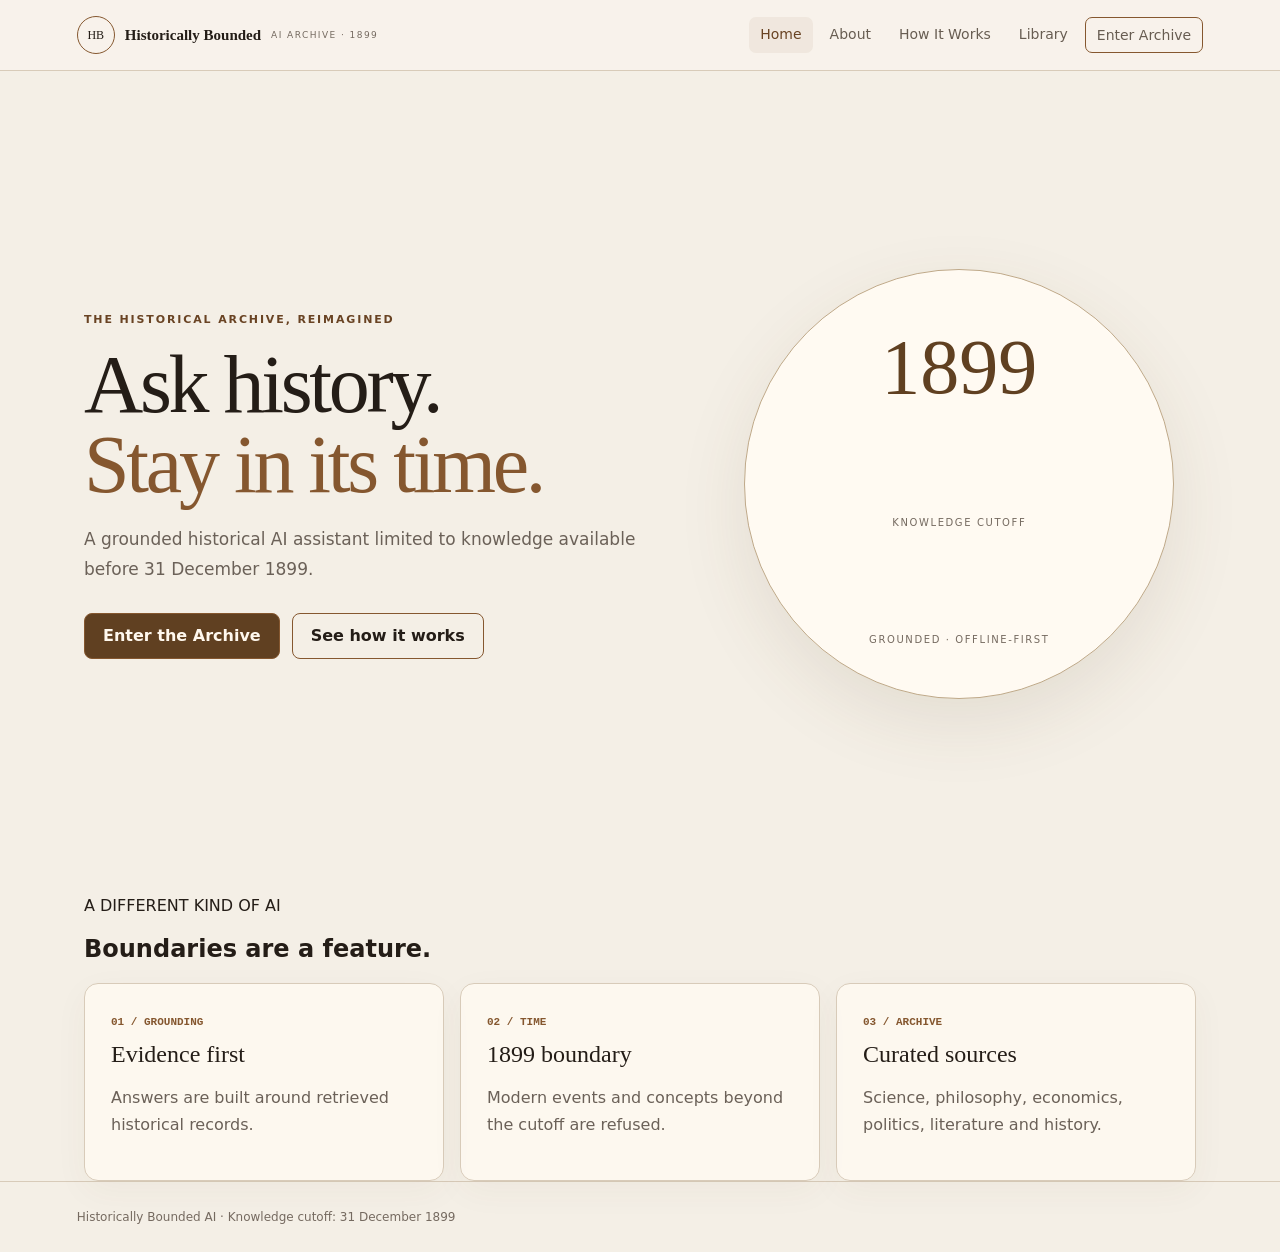
<file: historical-ai/web/index.html>
<!doctype html>
<html lang="en"><head><meta charset="utf-8"><meta name="viewport" content="width=device-width,initial-scale=1"><title>Historically Bounded AI</title><link rel="stylesheet" href="styles.css"></head>
<body><header><a class="brand" href="index.html"><span>HB</span><b>Historically Bounded</b><small>AI ARCHIVE · 1899</small></a><nav><a class="active" href="index.html">Home</a><a href="about.html">About</a><a href="how-it-works.html">How It Works</a><a href="library.html">Library</a><a class="cta" href="archive.html">Enter Archive</a></nav></header>
<main><section class="hero"><div><label>THE HISTORICAL ARCHIVE, REIMAGINED</label><h1>Ask history.<br><em>Stay in its time.</em></h1><p>A grounded historical AI assistant limited to knowledge available before 31 December 1899.</p><div class="actions"><a class="button primary" href="archive.html">Enter the Archive</a><a class="button" href="how-it-works.html">See how it works</a></div></div><div class="seal"><strong>1899</strong><span>KNOWLEDGE CUTOFF</span><span>GROUNDED · OFFLINE-FIRST</span></div></section>
<section><label>A DIFFERENT KIND OF AI</label><h2>Boundaries are a feature.</h2><div class="grid"><article><b>01 / GROUNDING</b><h3>Evidence first</h3><p>Answers are built around retrieved historical records.</p></article><article><b>02 / TIME</b><h3>1899 boundary</h3><p>Modern events and concepts beyond the cutoff are refused.</p></article><article><b>03 / ARCHIVE</b><h3>Curated sources</h3><p>Science, philosophy, economics, politics, literature and history.</p></article></div></section></main><footer>Historically Bounded AI · Knowledge cutoff: 31 December 1899</footer></body></html>
</file>
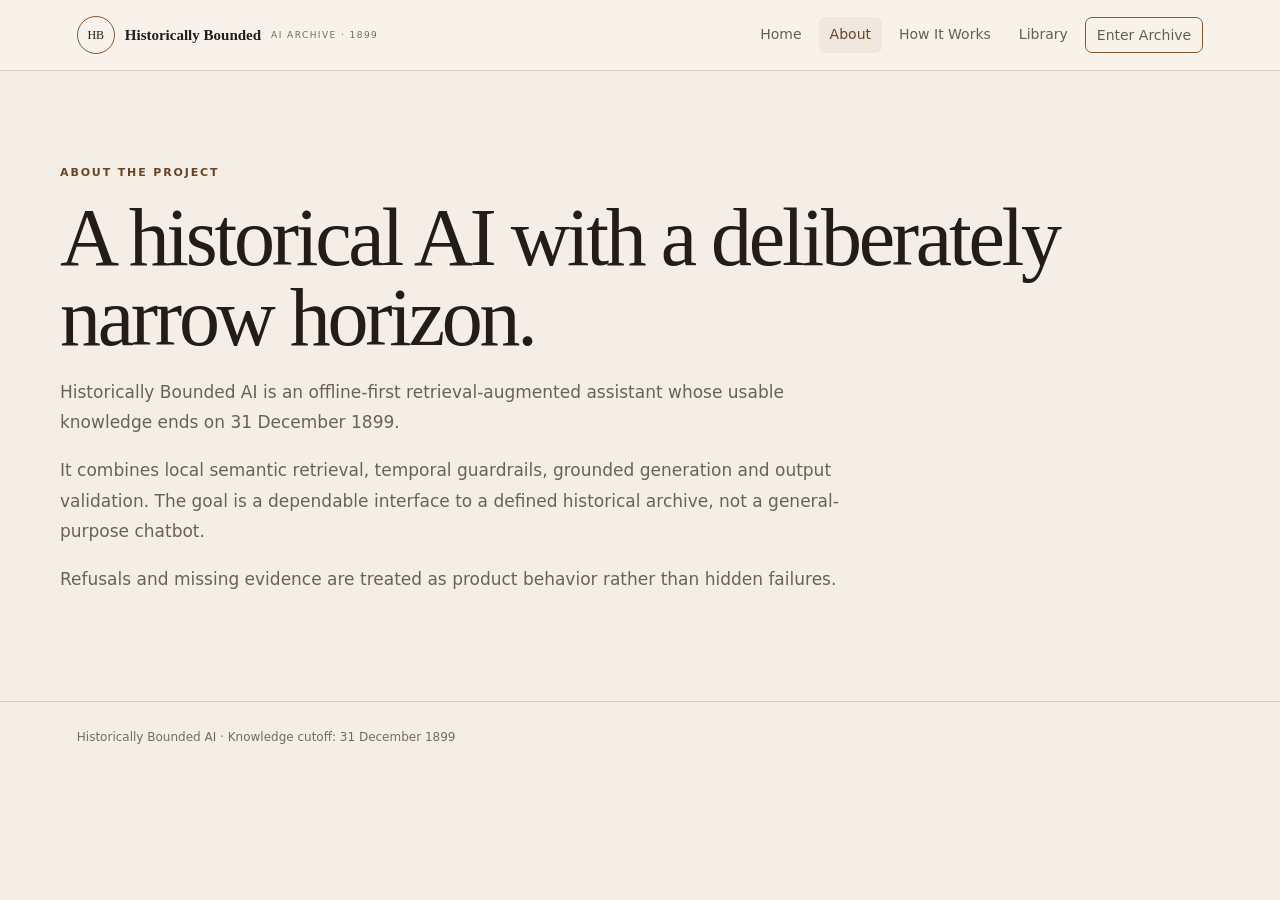
<file: historical-ai/web/about.html>
<!doctype html><html lang="en"><head><meta charset="utf-8"><meta name="viewport" content="width=device-width,initial-scale=1"><title>About · Historically Bounded AI</title><link rel="stylesheet" href="styles.css"></head><body><header><a class="brand" href="index.html"><span>HB</span><b>Historically Bounded</b><small>AI ARCHIVE · 1899</small></a><nav><a href="index.html">Home</a><a class="active" href="about.html">About</a><a href="how-it-works.html">How It Works</a><a href="library.html">Library</a><a class="cta" href="archive.html">Enter Archive</a></nav></header><main class="page"><label>ABOUT THE PROJECT</label><h1>A historical AI with a deliberately narrow horizon.</h1><div class="prose"><p>Historically Bounded AI is an offline-first retrieval-augmented assistant whose usable knowledge ends on 31 December 1899.</p><p>It combines local semantic retrieval, temporal guardrails, grounded generation and output validation. The goal is a dependable interface to a defined historical archive, not a general-purpose chatbot.</p><p>Refusals and missing evidence are treated as product behavior rather than hidden failures.</p></div></main><footer>Historically Bounded AI · Knowledge cutoff: 31 December 1899</footer></body></html>
</file>
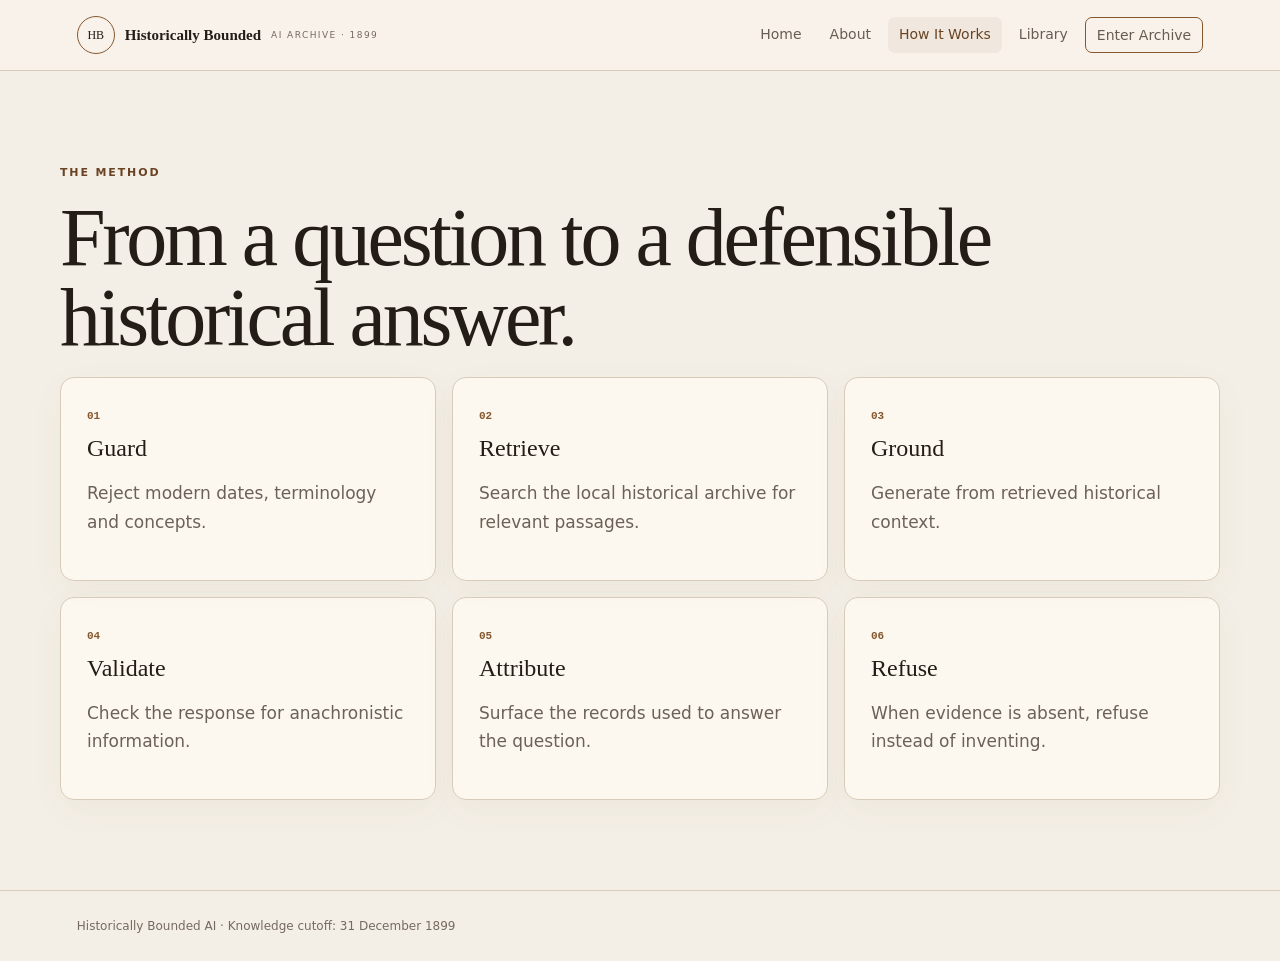
<file: historical-ai/web/how-it-works.html>
<!doctype html><html lang="en"><head><meta charset="utf-8"><meta name="viewport" content="width=device-width,initial-scale=1"><title>How It Works · Historically Bounded AI</title><link rel="stylesheet" href="styles.css"></head><body><header><a class="brand" href="index.html"><span>HB</span><b>Historically Bounded</b><small>AI ARCHIVE · 1899</small></a><nav><a href="index.html">Home</a><a href="about.html">About</a><a class="active" href="how-it-works.html">How It Works</a><a href="library.html">Library</a><a class="cta" href="archive.html">Enter Archive</a></nav></header><main class="page"><label>THE METHOD</label><h1>From a question to a defensible historical answer.</h1><div class="grid"><article><b>01</b><h3>Guard</h3><p>Reject modern dates, terminology and concepts.</p></article><article><b>02</b><h3>Retrieve</h3><p>Search the local historical archive for relevant passages.</p></article><article><b>03</b><h3>Ground</h3><p>Generate from retrieved historical context.</p></article><article><b>04</b><h3>Validate</h3><p>Check the response for anachronistic information.</p></article><article><b>05</b><h3>Attribute</h3><p>Surface the records used to answer the question.</p></article><article><b>06</b><h3>Refuse</h3><p>When evidence is absent, refuse instead of inventing.</p></article></div></main><footer>Historically Bounded AI · Knowledge cutoff: 31 December 1899</footer></body></html>
</file>
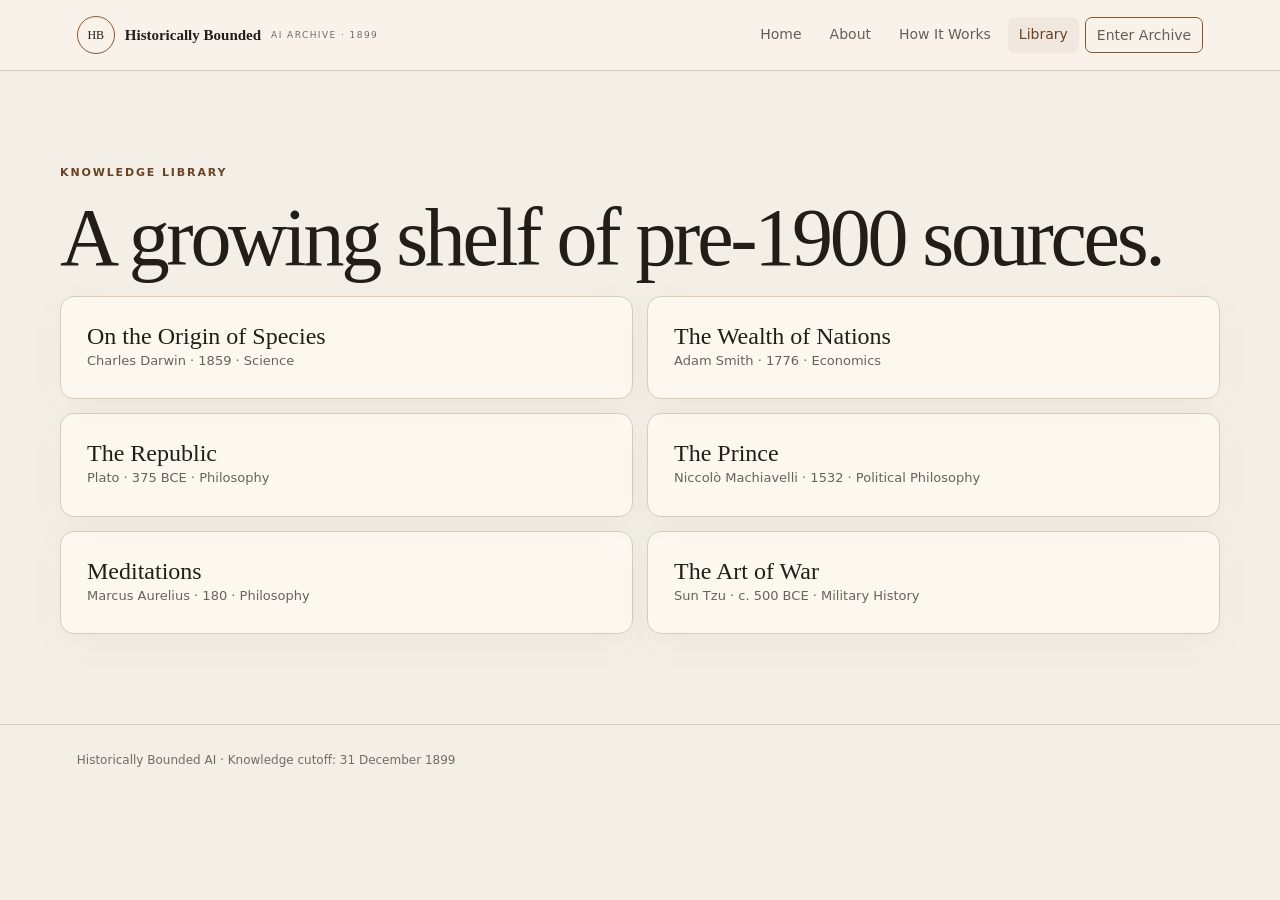
<file: historical-ai/web/library.html>
<!doctype html><html lang="en"><head><meta charset="utf-8"><meta name="viewport" content="width=device-width,initial-scale=1"><title>Library · Historically Bounded AI</title><link rel="stylesheet" href="styles.css"></head><body><header><a class="brand" href="index.html"><span>HB</span><b>Historically Bounded</b><small>AI ARCHIVE · 1899</small></a><nav><a href="index.html">Home</a><a href="about.html">About</a><a href="how-it-works.html">How It Works</a><a class="active" href="library.html">Library</a><a class="cta" href="archive.html">Enter Archive</a></nav></header><main class="page"><label>KNOWLEDGE LIBRARY</label><h1>A growing shelf of pre-1900 sources.</h1><div class="library"><article><h3>On the Origin of Species</h3><span>Charles Darwin · 1859 · Science</span></article><article><h3>The Wealth of Nations</h3><span>Adam Smith · 1776 · Economics</span></article><article><h3>The Republic</h3><span>Plato · 375 BCE · Philosophy</span></article><article><h3>The Prince</h3><span>Niccolò Machiavelli · 1532 · Political Philosophy</span></article><article><h3>Meditations</h3><span>Marcus Aurelius · 180 · Philosophy</span></article><article><h3>The Art of War</h3><span>Sun Tzu · c. 500 BCE · Military History</span></article></div></main><footer>Historically Bounded AI · Knowledge cutoff: 31 December 1899</footer></body></html>
</file>
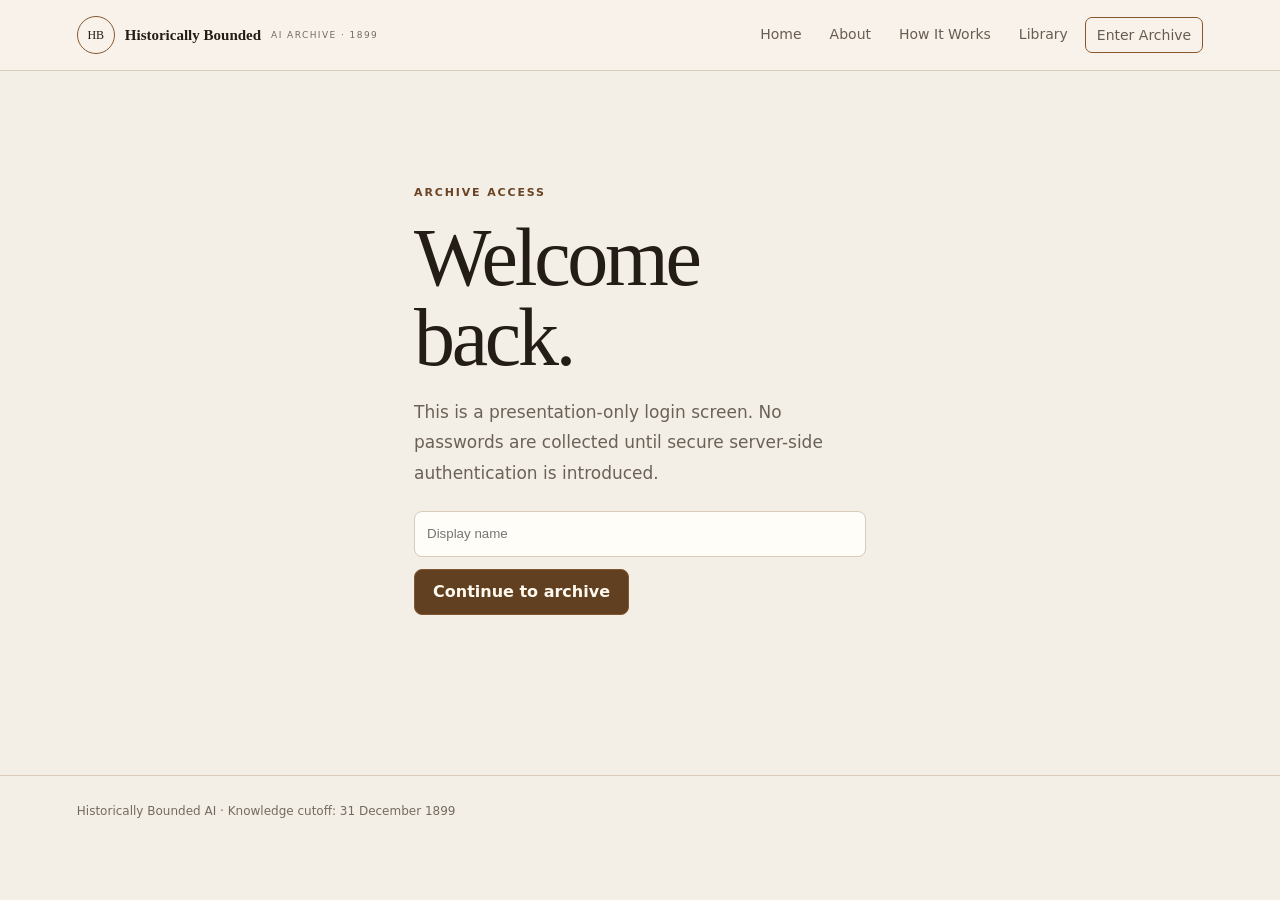
<file: historical-ai/web/login.html>
<!doctype html><html lang="en"><head><meta charset="utf-8"><meta name="viewport" content="width=device-width,initial-scale=1"><title>Login · Historically Bounded AI</title><link rel="stylesheet" href="styles.css"></head><body><header><a class="brand" href="index.html"><span>HB</span><b>Historically Bounded</b><small>AI ARCHIVE · 1899</small></a><nav><a href="index.html">Home</a><a href="about.html">About</a><a href="how-it-works.html">How It Works</a><a href="library.html">Library</a><a class="cta" href="archive.html">Enter Archive</a></nav></header><main class="login"><label>ARCHIVE ACCESS</label><h1>Welcome back.</h1><p>This is a presentation-only login screen. No passwords are collected until secure server-side authentication is introduced.</p><input aria-label="Display name" placeholder="Display name"><a class="button primary" href="archive.html">Continue to archive</a></main><footer>Historically Bounded AI · Knowledge cutoff: 31 December 1899</footer></body></html>
</file>
<file: historical-ai/web/styles.css>
*{box-sizing:border-box}body{margin:0;background:#f4efe6;color:#241d17;font-family:system-ui,sans-serif}a{color:inherit;text-decoration:none}header{position:sticky;top:0;z-index:5;display:flex;justify-content:space-between;align-items:center;padding:16px 6%;background:#f8f3ebee;backdrop-filter:blur(12px);border-bottom:1px solid #d8cbb9}.brand{display:flex;align-items:center;gap:10px}.brand span{display:grid;place-items:center;width:38px;height:38px;border:1px solid #85572f;border-radius:50%;font:12px Georgia}.brand b{font:600 15px Georgia}.brand small{display:block;color:#756a60;font-size:9px;letter-spacing:.16em}.brand small,.brand b{margin-left:0}nav{display:flex;gap:6px}nav a{padding:9px 11px;border-radius:7px;color:#685d52;font-size:14px}nav a:hover,nav a.active{background:#85572f12;color:#694323}.cta{border:1px solid #85572f}main{max-width:1160px;margin:auto;padding:0 24px}.hero{min-height:calc(100vh - 75px);display:grid;grid-template-columns:1.1fr .9fr;gap:60px;align-items:center}.hero h1,.page h1,.login h1{font:500 clamp(44px,7vw,82px)/.98 Georgia,serif;letter-spacing:-.04em;margin:18px 0}.hero h1 em{color:#85572f;font-style:normal}.hero p,.prose,.page p,.login p{color:#6b6158;line-height:1.8;font-size:17px}.hero p{max-width:650px}.hero label,.page>label,.login>label{color:#694323;font-size:11px;font-weight:800;letter-spacing:.17em}.actions{display:flex;gap:12px;flex-wrap:wrap;margin-top:28px}.button{display:inline-flex;align-items:center;justify-content:center;min-height:46px;padding:0 18px;border-radius:8px;border:1px solid #85572f;font-weight:700;cursor:pointer}.primary{background:#604021;color:#fff8ee}.seal{width:min(100%,430px);margin:auto;aspect-ratio:1;border:1px solid #bfa989;border-radius:50%;display:grid;place-items:center;background:#fffaf2;box-shadow:0 25px 70px #5b41251a}.seal strong{font:500 clamp(44px,7vw,78px) Georgia;color:#604021}.seal span{display:block;text-align:center;font-size:10px;letter-spacing:.16em;color:#756a60}.section,.page{padding:90px 0}.section h2{font:500 clamp(34px,5vw,54px) Georgia}.grid{display:grid;grid-template-columns:repeat(3,1fr);gap:16px}.grid article,.library article,.panel{background:#fffaf2cc;border:1px solid #d8cbb9;border-radius:14px;padding:26px;box-shadow:0 10px 35px #5b41250b}.grid b{font:700 11px monospace;color:#85572f}.grid h3,.library h3{font:500 24px Georgia;margin:12px 0}.grid p,.library span{color:#6b6158;line-height:1.7}.prose{max-width:800px}.library{display:grid;grid-template-columns:repeat(2,1fr);gap:14px}.library h3{margin:0}.library span{font-size:13px}.notice{padding:14px;border-left:3px solid #85572f;background:#eadfce;color:#604c3a;margin:20px 0;max-width:800px}.panel{max-width:900px}.panel textarea{display:block;width:100%;min-height:180px;padding:15px;border:1px solid #d8cbb9;border-radius:10px;background:#fffdf8;font:16px/1.6 Georgia;margin-bottom:12px}.login{max-width:500px;padding:110px 24px 160px}.login input{display:block;width:100%;height:46px;margin:22px 0 12px;padding:0 12px;border:1px solid #d8cbb9;border-radius:8px;background:#fffdf8}footer{padding:28px 6%;border-top:1px solid #d8cbb9;color:#756a60;font-size:12px}@media(max-width:800px){header{padding:14px 18px;align-items:flex-start;flex-direction:column;gap:12px}nav{display:flex;flex-wrap:wrap;width:100%;gap:4px}nav a{padding:8px 9px;font-size:12px}.hero{grid-template-columns:1fr;padding:60px 0}.seal{max-width:360px}.grid,.library{grid-template-columns:1fr}}
</file>
